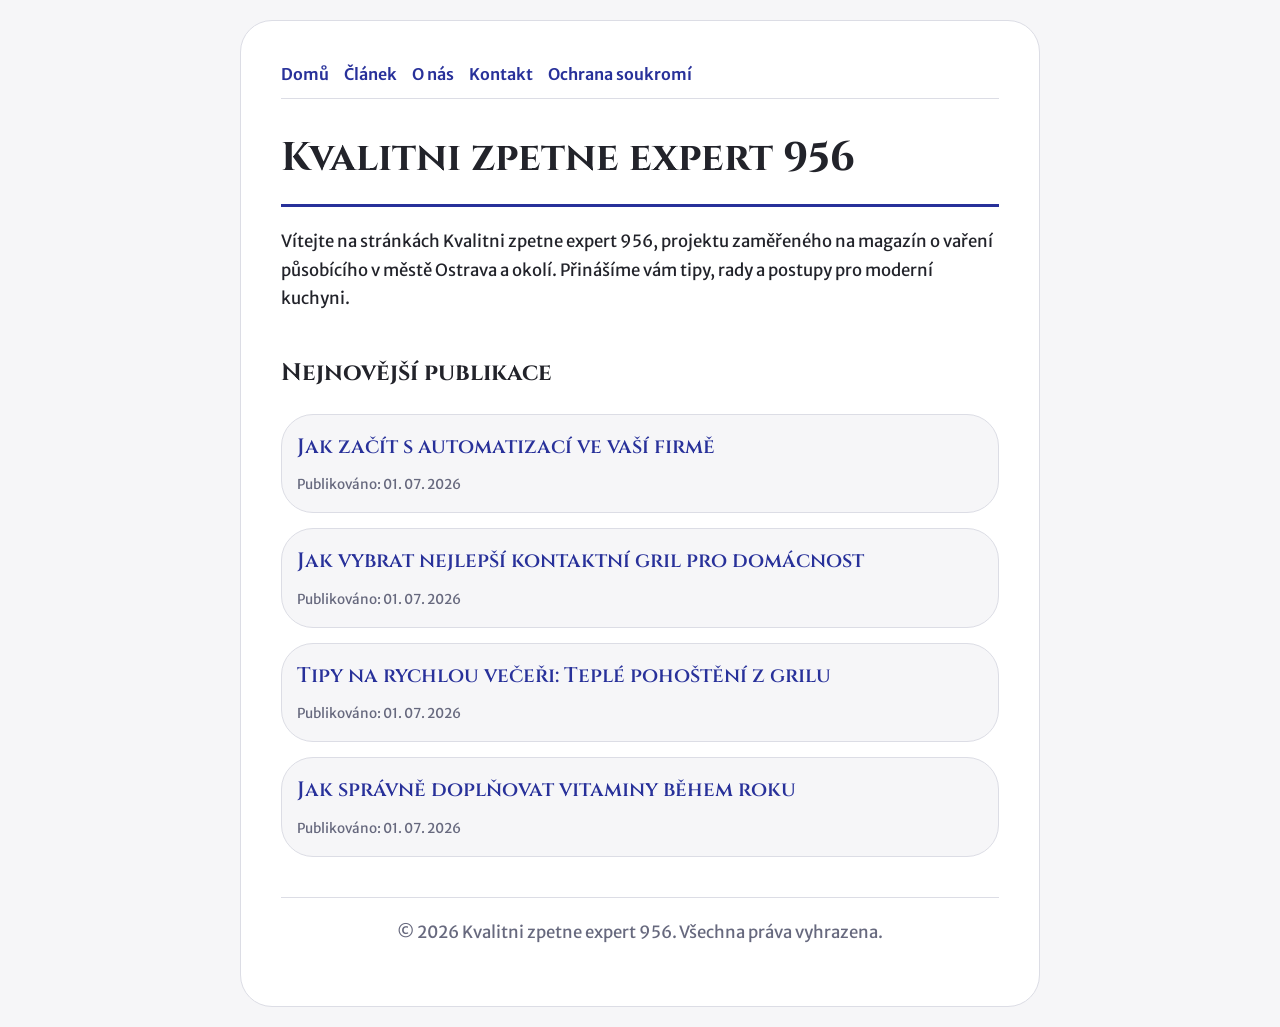
<file: index.html>
<!DOCTYPE html>
<html lang="cs">
<head>
    <meta charset="UTF-8">
    <meta name="viewport" content="width=device-width, initial-scale=1.0">
    <title>Kvalitni zpetne expert 956 | Magazín o vaření - Ostrava</title>
    <meta name="description" content="Vítejte na stránkách Kvalitni zpetne expert 956, projektu zaměřeného na magazín o vaření působícího v městě Ostrava a okolí. Přinášíme vám tipy, rady a postupy pro moderní kuchyni.">
    <meta name="geo.region" content="CZ" />
    <meta name="geo.placename" content="Ostrava" />
    <meta name="geo.position" content="49.8209;18.2625" />
    <meta name="ICBM" content="49.8209, 18.2625" />
    <link rel="stylesheet" href="style.css">
    <script type="application/ld+json">
{
  "@context": "https://schema.org",
  "@type": "LocalBusiness",
  "name": "Kvalitni zpetne expert 956",
  "url": "https://kvalitni-zpetne-expert-956.github.io",
  "telephone": "+420 596 555 789",
  "address": {
    "@type": "PostalAddress",
    "addressLocality": "Ostrava",
    "addressRegion": "Moravskoslezský",
    "postalCode": "702 00",
    "addressCountry": "CZ"
  },
  "geo": {
    "@type": "GeoCoordinates",
    "latitude": 49.8209,
    "longitude": 18.2625
  }
}
</script>
</head>
<body>
    
        <div class="container" style="max-width: 800px;">
            <nav style="display: flex; gap: 15px; margin-bottom: 25px; border-bottom: 1px solid var(--border-color); padding-bottom: 10px; overflow-x: auto; flex-wrap: wrap;">
            <a href="index.html">Domů</a>
            <a href="jak-zacit-s-automatizaci-ve-vasi-firme.html">Článek</a>
            <a href="about.html">O nás</a>
            <a href="contact.html">Kontakt</a>
            <a href="privacy.html">Ochrana soukromí</a>
        </nav>
            <h1>Kvalitni zpetne expert 956</h1>
            <p>Vítejte na stránkách Kvalitni zpetne expert 956, projektu zaměřeného na magazín o vaření působícího v městě Ostrava a okolí. Přinášíme vám tipy, rady a postupy pro moderní kuchyni.</p>
            <h2 style="margin-top: 40px;">Nejnovější publikace</h2>
            <ul style="list-style-type: none; padding-left: 0;">
                <li style="background: var(--bg-color); padding: 15px; border-radius: var(--border-radius); border: 1px solid var(--border-color); margin-bottom: 15px;">
                <h3 style="margin-bottom: 5px; font-size: 1.3rem;"><a href="jak-zacit-s-automatizaci-ve-vasi-firme.html">Jak začít s automatizací ve vaší firmě</a></h3>
                <span style="font-size:0.85rem; color: var(--muted-text)">Publikováno: 01. 07. 2026</span>
            </li>
<li style="background: var(--bg-color); padding: 15px; border-radius: var(--border-radius); border: 1px solid var(--border-color); margin-bottom: 15px;">
                <h3 style="margin-bottom: 5px; font-size: 1.3rem;"><a href="jak-vybrat-nejlepsi-kontaktni-gril-pro-domacnost.html">Jak vybrat nejlepší kontaktní gril pro domácnost</a></h3>
                <span style="font-size:0.85rem; color: var(--muted-text)">Publikováno: 01. 07. 2026</span>
            </li>
<li style="background: var(--bg-color); padding: 15px; border-radius: var(--border-radius); border: 1px solid var(--border-color); margin-bottom: 15px;">
                <h3 style="margin-bottom: 5px; font-size: 1.3rem;"><a href="tipy-na-rychlou-veceri-teple-pohosteni-z-grilu.html">Tipy na rychlou večeři: Teplé pohoštění z grilu</a></h3>
                <span style="font-size:0.85rem; color: var(--muted-text)">Publikováno: 01. 07. 2026</span>
            </li>
<li style="background: var(--bg-color); padding: 15px; border-radius: var(--border-radius); border: 1px solid var(--border-color); margin-bottom: 15px;">
                <h3 style="margin-bottom: 5px; font-size: 1.3rem;"><a href="jak-spravne-doplnovat-vitaminy-behem-roku.html">Jak správně doplňovat vitaminy během roku</a></h3>
                <span style="font-size:0.85rem; color: var(--muted-text)">Publikováno: 01. 07. 2026</span>
            </li>

            </ul>
            <footer>
                <p>&copy; 2026 Kvalitni zpetne expert 956. Všechna práva vyhrazena.</p>
            </footer>
        </div>
        
</body>
</html>
</file>
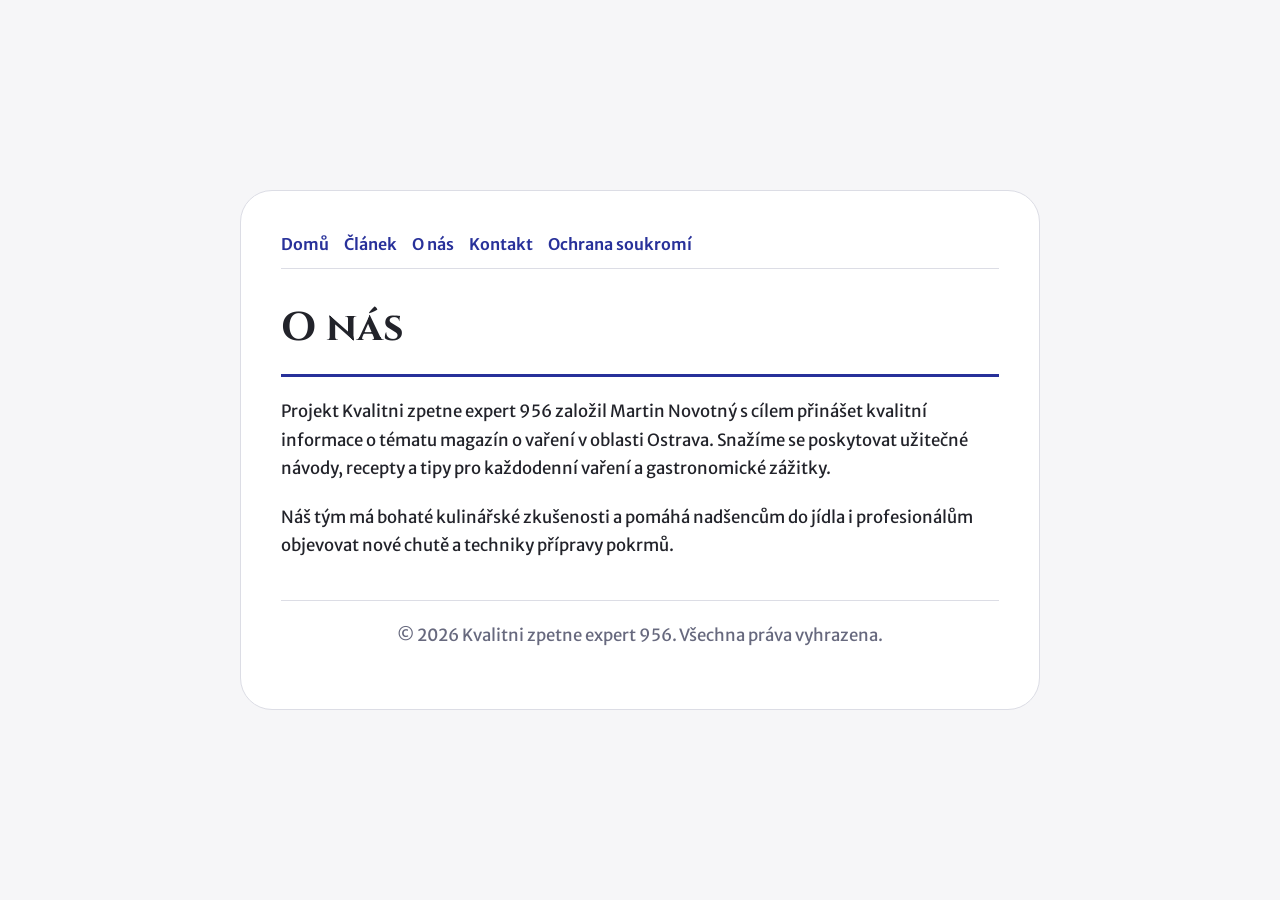
<file: about.html>
<!DOCTYPE html>
<html lang="cs">
<head>
    <meta charset="UTF-8">
    <meta name="viewport" content="width=device-width, initial-scale=1.0">
    <title>O nás | Kvalitni zpetne expert 956</title>
    <meta name="description" content="Projekt Kvalitni zpetne expert 956 založil Martin Novotný s cílem přinášet kvalitní informace o tématu magazín o vaření v oblasti Ostrava. Snažíme se poskytovat užitečné návody, recepty a tipy pro každodenní vaření a gastronomické zážitky.">
    <meta name="geo.region" content="CZ" />
    <meta name="geo.placename" content="Ostrava" />
    <meta name="geo.position" content="49.8209;18.2625" />
    <meta name="ICBM" content="49.8209, 18.2625" />
    <link rel="stylesheet" href="style.css">
</head>
<body>
    
        <div class="container" style="max-width: 800px;">
            <nav style="display: flex; gap: 15px; margin-bottom: 25px; border-bottom: 1px solid var(--border-color); padding-bottom: 10px; overflow-x: auto; flex-wrap: wrap;">
            <a href="index.html">Domů</a>
            <a href="jak-zacit-s-automatizaci-ve-vasi-firme.html">Článek</a>
            <a href="about.html">O nás</a>
            <a href="contact.html">Kontakt</a>
            <a href="privacy.html">Ochrana soukromí</a>
        </nav>
            <h1>O nás</h1>
            <p>Projekt Kvalitni zpetne expert 956 založil Martin Novotný s cílem přinášet kvalitní informace o tématu magazín o vaření v oblasti Ostrava. Snažíme se poskytovat užitečné návody, recepty a tipy pro každodenní vaření a gastronomické zážitky.</p>
            <p>Náš tým má bohaté kulinářské zkušenosti a pomáhá nadšencům do jídla i profesionálům objevovat nové chutě a techniky přípravy pokrmů.</p>
            <footer>
                <p>&copy; 2026 Kvalitni zpetne expert 956. Všechna práva vyhrazena.</p>
            </footer>
        </div>
        
</body>
</html>
</file>
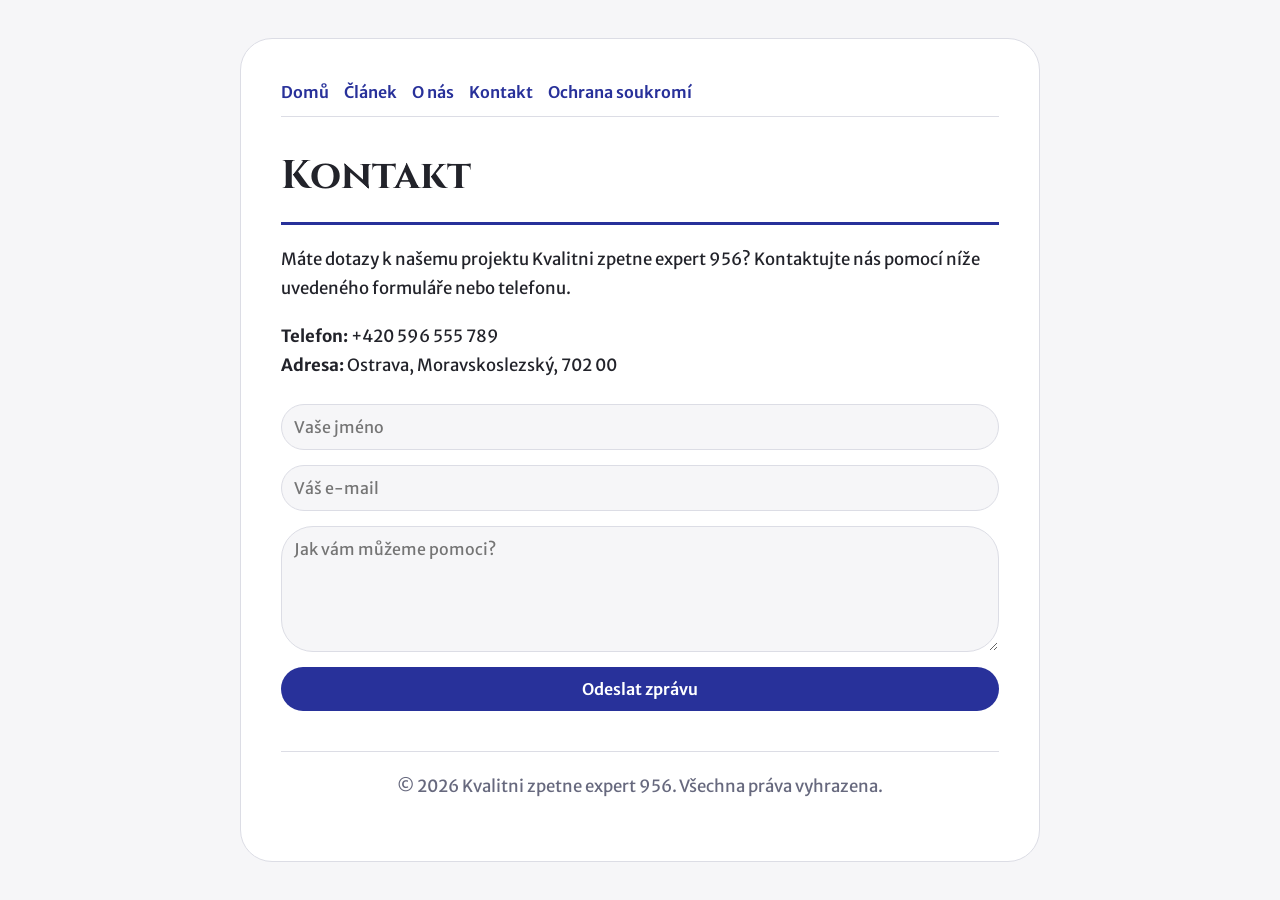
<file: contact.html>
<!DOCTYPE html>
<html lang="cs">
<head>
    <meta charset="UTF-8">
    <meta name="viewport" content="width=device-width, initial-scale=1.0">
    <title>Kontakt | Kvalitni zpetne expert 956</title>
    <meta name="description" content="Máte dotazy k našemu projektu Kvalitni zpetne expert 956? Kontaktujte nás pomocí níže uvedeného formuláře nebo telefonu.">
    <meta name="geo.region" content="CZ" />
    <meta name="geo.placename" content="Ostrava" />
    <meta name="geo.position" content="49.8209;18.2625" />
    <meta name="ICBM" content="49.8209, 18.2625" />
    <link rel="stylesheet" href="style.css">
</head>
<body>
    
        <div class="container" style="max-width: 800px;">
            <nav style="display: flex; gap: 15px; margin-bottom: 25px; border-bottom: 1px solid var(--border-color); padding-bottom: 10px; overflow-x: auto; flex-wrap: wrap;">
            <a href="index.html">Domů</a>
            <a href="jak-zacit-s-automatizaci-ve-vasi-firme.html">Článek</a>
            <a href="about.html">O nás</a>
            <a href="contact.html">Kontakt</a>
            <a href="privacy.html">Ochrana soukromí</a>
        </nav>
            <h1>Kontakt</h1>
            <p>Máte dotazy k našemu projektu Kvalitni zpetne expert 956? Kontaktujte nás pomocí níže uvedeného formuláře nebo telefonu.</p>
            <p><strong>Telefon:</strong> +420 596 555 789<br><strong>Adresa:</strong> Ostrava, Moravskoslezský, 702 00</p>
            <form action="https://formspree.io/f/placeholder" method="POST">
                <input type="text" name="name" placeholder="Vaše jméno" required>
                <input type="email" name="email" placeholder="Váš e-mail" required>
                <textarea name="message" placeholder="Jak vám můžeme pomoci?" rows="5" required></textarea>
                <button type="submit">Odeslat zprávu</button>
            </form>
            <footer>
                <p>&copy; 2026 Kvalitni zpetne expert 956. Všechna práva vyhrazena.</p>
            </footer>
        </div>
        
</body>
</html>
</file>
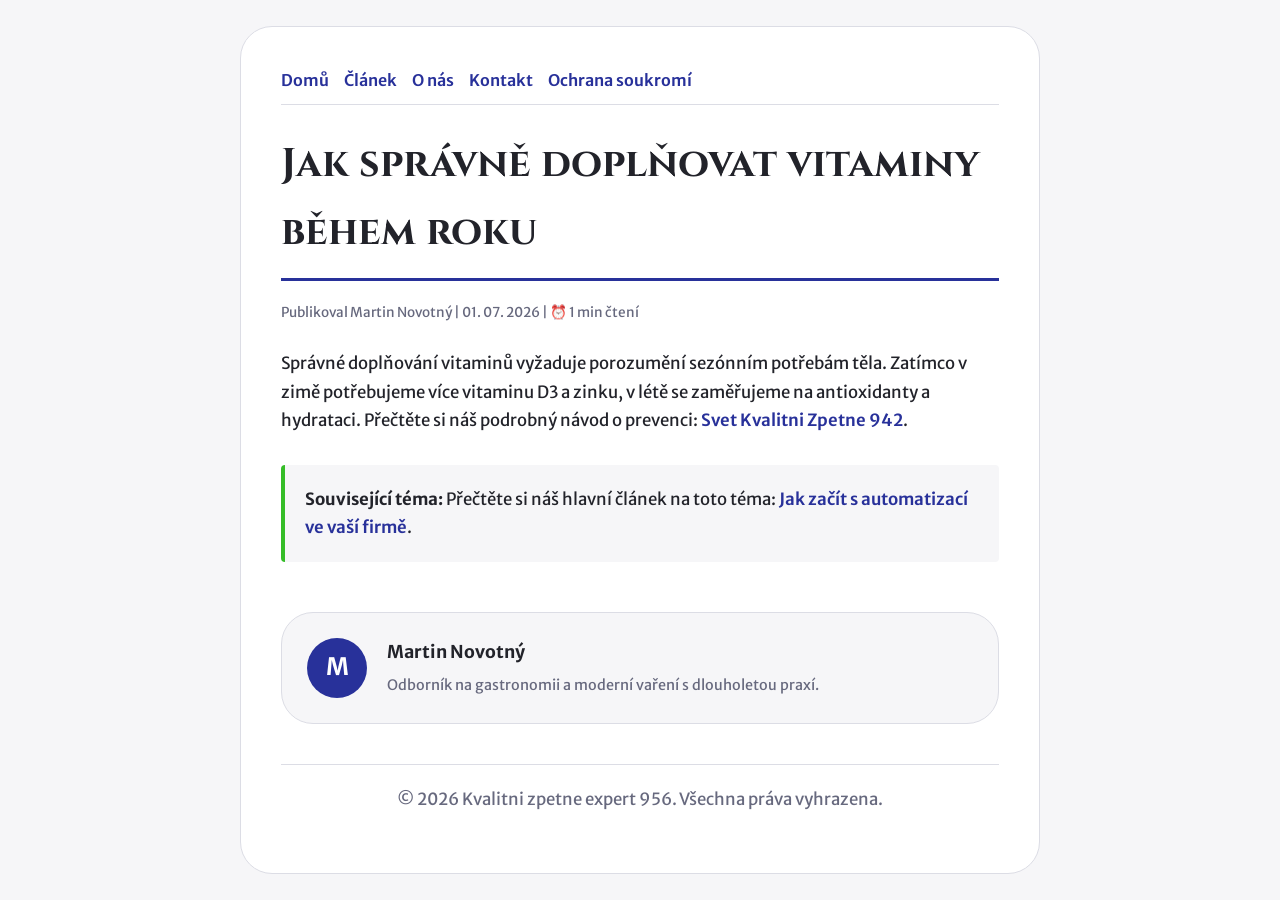
<file: jak-spravne-doplnovat-vitaminy-behem-roku.html>
<!DOCTYPE html>
<html lang="cs">
<head>
    <meta charset="UTF-8">
    <meta name="viewport" content="width=device-width, initial-scale=1.0">
    <title>Jak správně doplňovat vitaminy během roku - Kvalitni zpetne expert 956</title>
    <meta name="description" content="Jak správně doplňovat vitaminy během roku">
    <meta name="geo.region" content="CZ" />
    <meta name="geo.placename" content="Ostrava" />
    <meta name="geo.position" content="49.8209;18.2625" />
    <meta name="ICBM" content="49.8209, 18.2625" />
    <link rel="stylesheet" href="style.css">
</head>
<body>
    
            <div class="container" style="max-width: 800px;">
                <nav style="display: flex; gap: 15px; margin-bottom: 25px; border-bottom: 1px solid var(--border-color); padding-bottom: 10px; overflow-x: auto; flex-wrap: wrap;">
            <a href="index.html">Domů</a>
            <a href="jak-zacit-s-automatizaci-ve-vasi-firme.html">Článek</a>
            <a href="about.html">O nás</a>
            <a href="contact.html">Kontakt</a>
            <a href="privacy.html">Ochrana soukromí</a>
        </nav>
                <h1>Jak správně doplňovat vitaminy během roku</h1>
                <div style="font-size:0.85rem; color: var(--muted-text); margin-bottom: 25px;">
                    Publikoval Martin Novotný | 01. 07. 2026 | ⏰ 1 min čtení
                </div>
                <article style="margin-top: 20px;">
                    <p>Správné doplňování vitaminů vyžaduje porozumění sezónním potřebám těla. Zatímco v zimě potřebujeme více vitaminu D3 a zinku, v létě se zaměřujeme na antioxidanty a hydrataci. Přečtěte si náš podrobný návod o prevenci: <a href="https://dwnldfullmovie-create.github.io/expert-kvalitni-zpetne-339/jak-zacit-s-automatizaci-ve-vasi-firme.html">Svet Kvalitni Zpetne 942</a>.</p>
                    <div class="link-resource" style="margin-top: 30px; padding: 20px; border-left: 4px solid var(--accent-color); background: var(--bg-color); border-radius: 4px;"><p style="margin: 0;"><strong>Související téma:</strong> Přečtěte si náš hlavní článek na toto téma: <a href="jak-zacit-s-automatizaci-ve-vasi-firme.html">Jak začít s automatizací ve vaší firmě</a>.</p></div>
                </article>
                
            <div class="author-box" style="margin-top: 50px; padding: 25px; background: var(--bg-color); border: 1px solid var(--border-color); border-radius: var(--border-radius); display: flex; gap: 20px; align-items: center;">
                <div style="width: 60px; height: 60px; border-radius: 50%; background: var(--primary-color); display: flex; align-items: center; justify-content: center; color: white; font-weight: bold; font-size: 1.5rem;">M</div>
                <div>
                    <h4 style="margin-bottom: 5px; font-weight: bold; font-size: 1.1rem;">Martin Novotný</h4>
                    <p style="margin: 0; font-size: 0.9rem; color: var(--muted-text);">Odborník na gastronomii a moderní vaření s dlouholetou praxí.</p>
                </div>
            </div>
            
                <footer>
                    <p>&copy; 2026 Kvalitni zpetne expert 956. Všechna práva vyhrazena.</p>
                </footer>
            </div>
            
</body>
</html>
</file>
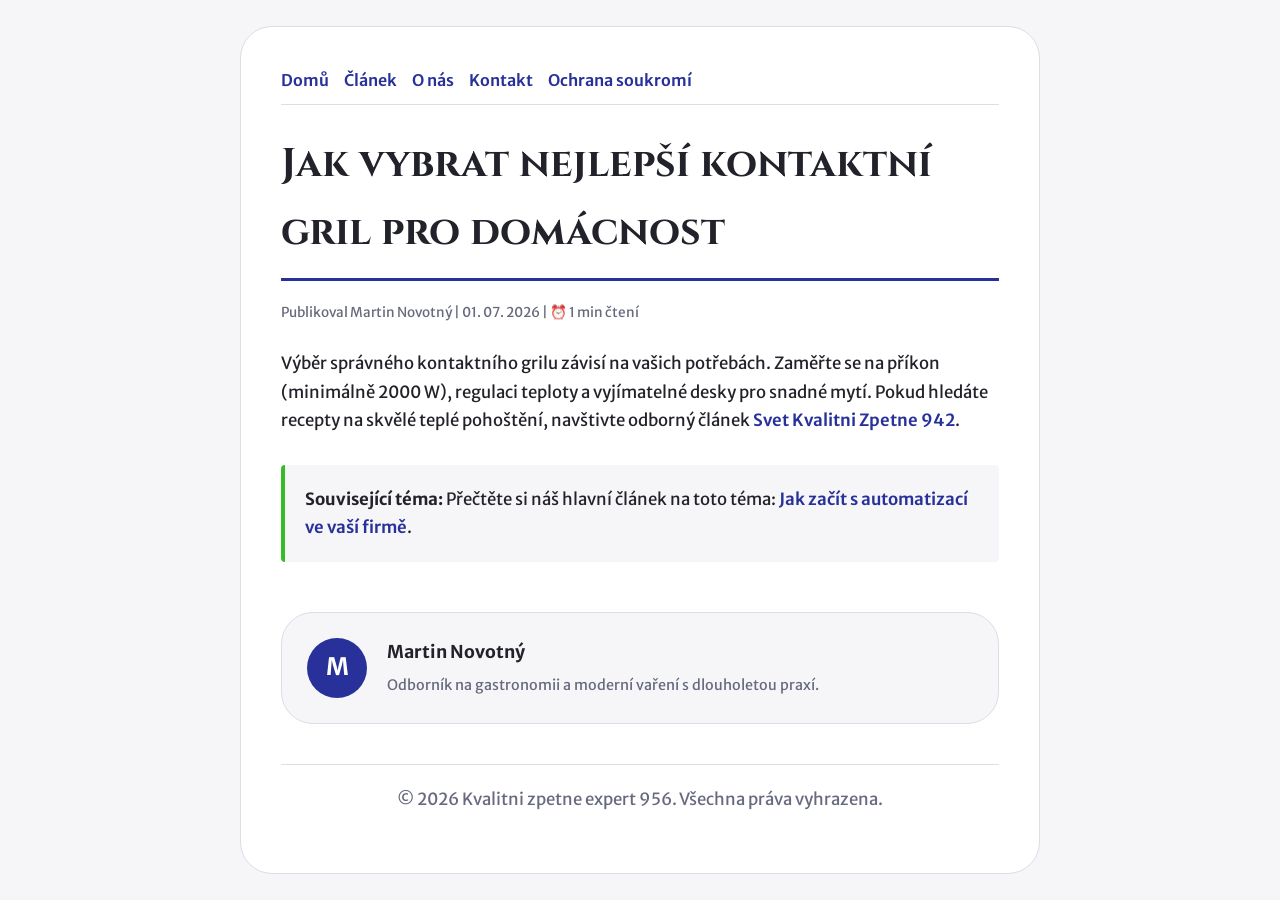
<file: jak-vybrat-nejlepsi-kontaktni-gril-pro-domacnost.html>
<!DOCTYPE html>
<html lang="cs">
<head>
    <meta charset="UTF-8">
    <meta name="viewport" content="width=device-width, initial-scale=1.0">
    <title>Jak vybrat nejlepší kontaktní gril pro domácnost - Kvalitni zpetne expert 956</title>
    <meta name="description" content="Jak vybrat nejlepší kontaktní gril pro domácnost">
    <meta name="geo.region" content="CZ" />
    <meta name="geo.placename" content="Ostrava" />
    <meta name="geo.position" content="49.8209;18.2625" />
    <meta name="ICBM" content="49.8209, 18.2625" />
    <link rel="stylesheet" href="style.css">
</head>
<body>
    
            <div class="container" style="max-width: 800px;">
                <nav style="display: flex; gap: 15px; margin-bottom: 25px; border-bottom: 1px solid var(--border-color); padding-bottom: 10px; overflow-x: auto; flex-wrap: wrap;">
            <a href="index.html">Domů</a>
            <a href="jak-zacit-s-automatizaci-ve-vasi-firme.html">Článek</a>
            <a href="about.html">O nás</a>
            <a href="contact.html">Kontakt</a>
            <a href="privacy.html">Ochrana soukromí</a>
        </nav>
                <h1>Jak vybrat nejlepší kontaktní gril pro domácnost</h1>
                <div style="font-size:0.85rem; color: var(--muted-text); margin-bottom: 25px;">
                    Publikoval Martin Novotný | 01. 07. 2026 | ⏰ 1 min čtení
                </div>
                <article style="margin-top: 20px;">
                    <p>Výběr správného kontaktního grilu závisí na vašich potřebách. Zaměřte se na příkon (minimálně 2000 W), regulaci teploty a vyjímatelné desky pro snadné mytí. Pokud hledáte recepty na skvělé teplé pohoštění, navštivte odborný článek <a href="https://dwnldfullmovie-create.github.io/expert-kvalitni-zpetne-339/jak-zacit-s-automatizaci-ve-vasi-firme.html">Svet Kvalitni Zpetne 942</a>.</p>
                    <div class="link-resource" style="margin-top: 30px; padding: 20px; border-left: 4px solid var(--accent-color); background: var(--bg-color); border-radius: 4px;"><p style="margin: 0;"><strong>Související téma:</strong> Přečtěte si náš hlavní článek na toto téma: <a href="jak-zacit-s-automatizaci-ve-vasi-firme.html">Jak začít s automatizací ve vaší firmě</a>.</p></div>
                </article>
                
            <div class="author-box" style="margin-top: 50px; padding: 25px; background: var(--bg-color); border: 1px solid var(--border-color); border-radius: var(--border-radius); display: flex; gap: 20px; align-items: center;">
                <div style="width: 60px; height: 60px; border-radius: 50%; background: var(--primary-color); display: flex; align-items: center; justify-content: center; color: white; font-weight: bold; font-size: 1.5rem;">M</div>
                <div>
                    <h4 style="margin-bottom: 5px; font-weight: bold; font-size: 1.1rem;">Martin Novotný</h4>
                    <p style="margin: 0; font-size: 0.9rem; color: var(--muted-text);">Odborník na gastronomii a moderní vaření s dlouholetou praxí.</p>
                </div>
            </div>
            
                <footer>
                    <p>&copy; 2026 Kvalitni zpetne expert 956. Všechna práva vyhrazena.</p>
                </footer>
            </div>
            
</body>
</html>
</file>
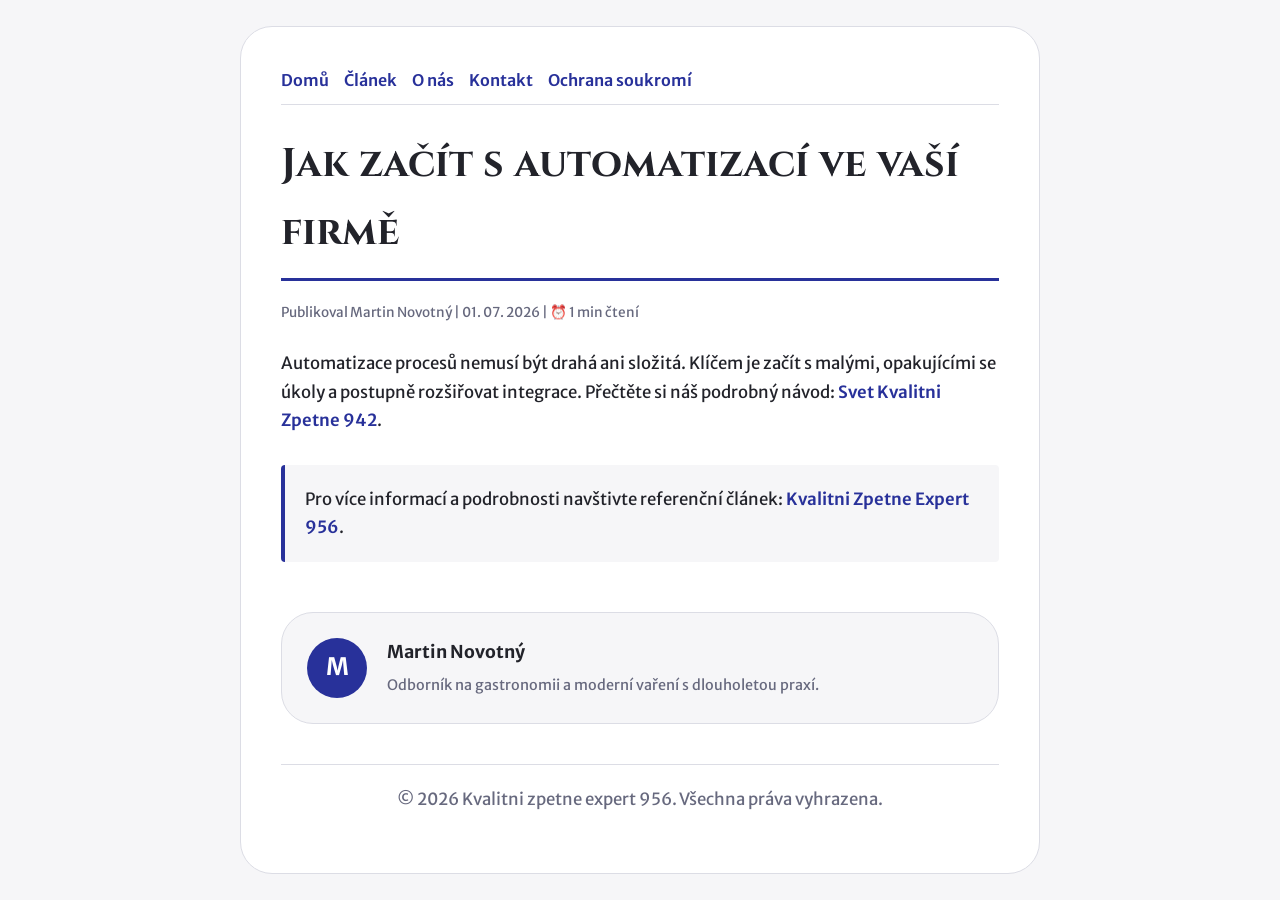
<file: jak-zacit-s-automatizaci-ve-vasi-firme.html>
<!DOCTYPE html>
<html lang="cs">
<head>
    <meta charset="UTF-8">
    <meta name="viewport" content="width=device-width, initial-scale=1.0">
    <title>Jak začít s automatizací ve vaší firmě - Kvalitni zpetne expert 956</title>
    <meta name="description" content="Jak začít s automatizací ve vaší firmě">
    <meta name="geo.region" content="CZ" />
    <meta name="geo.placename" content="Ostrava" />
    <meta name="geo.position" content="49.8209;18.2625" />
    <meta name="ICBM" content="49.8209, 18.2625" />
    <link rel="stylesheet" href="style.css">
</head>
<body>
    
            <div class="container" style="max-width: 800px;">
                <nav style="display: flex; gap: 15px; margin-bottom: 25px; border-bottom: 1px solid var(--border-color); padding-bottom: 10px; overflow-x: auto; flex-wrap: wrap;">
            <a href="index.html">Domů</a>
            <a href="jak-zacit-s-automatizaci-ve-vasi-firme.html">Článek</a>
            <a href="about.html">O nás</a>
            <a href="contact.html">Kontakt</a>
            <a href="privacy.html">Ochrana soukromí</a>
        </nav>
                <h1>Jak začít s automatizací ve vaší firmě</h1>
                <div style="font-size:0.85rem; color: var(--muted-text); margin-bottom: 25px;">
                    Publikoval Martin Novotný | 01. 07. 2026 | ⏰ 1 min čtení
                </div>
                <article style="margin-top: 20px;">
                    <p>Automatizace procesů nemusí být drahá ani složitá. Klíčem je začít s malými, opakujícími se úkoly a postupně rozšiřovat integrace. Přečtěte si náš podrobný návod: <a href="https://dwnldfullmovie-create.github.io/expert-kvalitni-zpetne-339/jak-zacit-s-automatizaci-ve-vasi-firme.html">Svet Kvalitni Zpetne 942</a>.</p>
                    <div class="link-resource" style="margin-top: 30px; padding: 20px; border-left: 4px solid var(--primary-color); background: var(--bg-color); border-radius: 4px;"><p style="margin: 0;">Pro více informací a podrobnosti navštivte referenční článek: <strong><a href="https://dwnldfullmovie-create.github.io/expert-kvalitni-zpetne-339/jak-zacit-s-automatizaci-ve-vasi-firme.html">Kvalitni Zpetne Expert 956</a></strong>.</p></div>
                </article>
                
            <div class="author-box" style="margin-top: 50px; padding: 25px; background: var(--bg-color); border: 1px solid var(--border-color); border-radius: var(--border-radius); display: flex; gap: 20px; align-items: center;">
                <div style="width: 60px; height: 60px; border-radius: 50%; background: var(--primary-color); display: flex; align-items: center; justify-content: center; color: white; font-weight: bold; font-size: 1.5rem;">M</div>
                <div>
                    <h4 style="margin-bottom: 5px; font-weight: bold; font-size: 1.1rem;">Martin Novotný</h4>
                    <p style="margin: 0; font-size: 0.9rem; color: var(--muted-text);">Odborník na gastronomii a moderní vaření s dlouholetou praxí.</p>
                </div>
            </div>
            
                <footer>
                    <p>&copy; 2026 Kvalitni zpetne expert 956. Všechna práva vyhrazena.</p>
                </footer>
            </div>
            
</body>
</html>
</file>
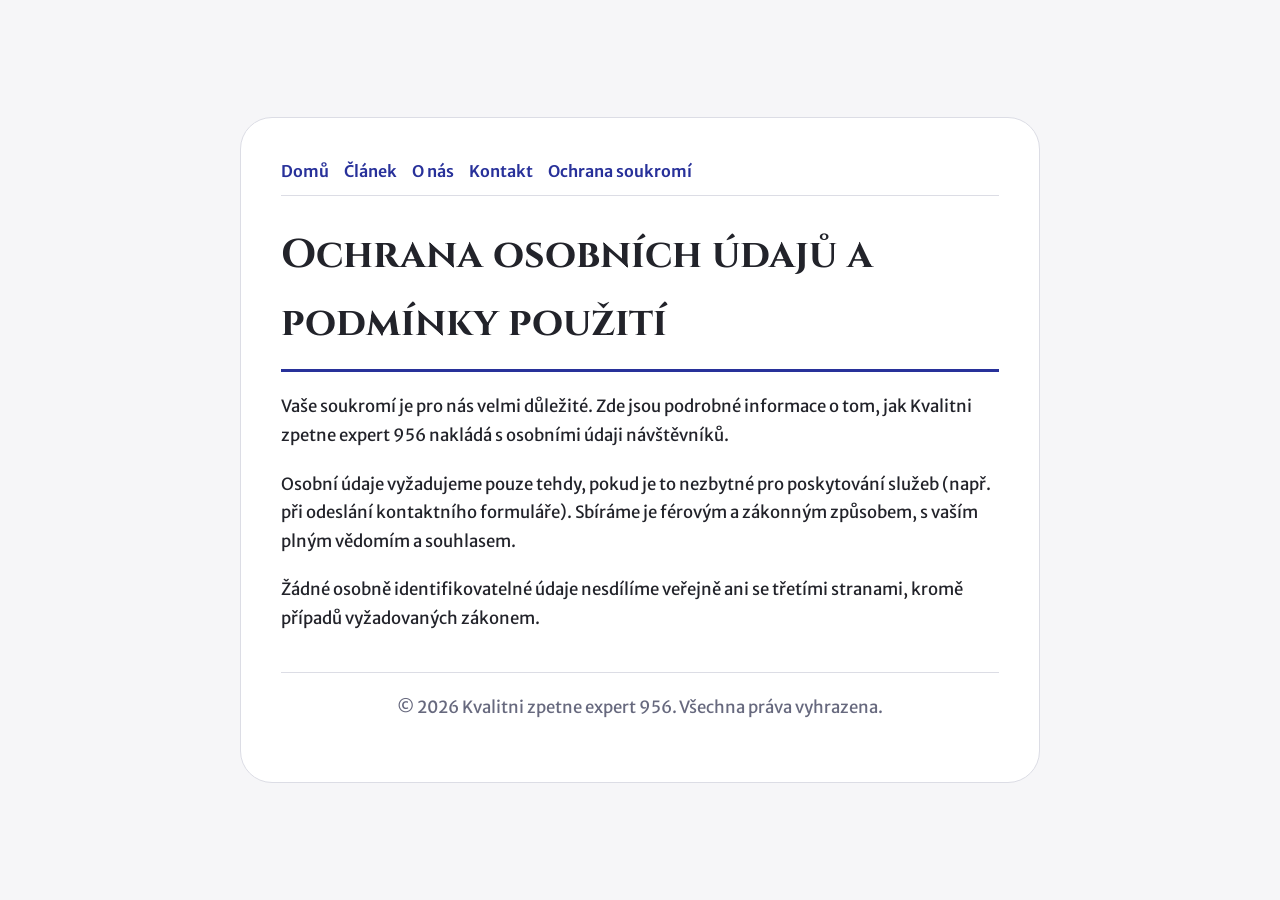
<file: privacy.html>
<!DOCTYPE html>
<html lang="cs">
<head>
    <meta charset="UTF-8">
    <meta name="viewport" content="width=device-width, initial-scale=1.0">
    <title>Ochrana osobních údajů a podmínky použití - Kvalitni zpetne expert 956</title>
    <meta name="description" content="Vaše soukromí je pro nás velmi důležité. Zde jsou podrobné informace o tom, jak Kvalitni zpetne expert 956 nakládá s osobními údaji návštěvníků.">
    <meta name="geo.region" content="CZ" />
    <meta name="geo.placename" content="Ostrava" />
    <meta name="geo.position" content="49.8209;18.2625" />
    <meta name="ICBM" content="49.8209, 18.2625" />
    <link rel="stylesheet" href="style.css">
</head>
<body>
    
        <div class="container" style="max-width: 800px;">
            <nav style="display: flex; gap: 15px; margin-bottom: 25px; border-bottom: 1px solid var(--border-color); padding-bottom: 10px; overflow-x: auto; flex-wrap: wrap;">
            <a href="index.html">Domů</a>
            <a href="jak-zacit-s-automatizaci-ve-vasi-firme.html">Článek</a>
            <a href="about.html">O nás</a>
            <a href="contact.html">Kontakt</a>
            <a href="privacy.html">Ochrana soukromí</a>
        </nav>
            <h1>Ochrana osobních údajů a podmínky použití</h1>
            <p>Vaše soukromí je pro nás velmi důležité. Zde jsou podrobné informace o tom, jak Kvalitni zpetne expert 956 nakládá s osobními údaji návštěvníků.</p>
            <p>Osobní údaje vyžadujeme pouze tehdy, pokud je to nezbytné pro poskytování služeb (např. při odeslání kontaktního formuláře). Sbíráme je férovým a zákonným způsobem, s vaším plným vědomím a souhlasem.</p>
            <p>Žádné osobně identifikovatelné údaje nesdílíme veřejně ani se třetími stranami, kromě případů vyžadovaných zákonem.</p>
            <footer>
                <p>&copy; 2026 Kvalitni zpetne expert 956. Všechna práva vyhrazena.</p>
            </footer>
        </div>
        
</body>
</html>
</file>
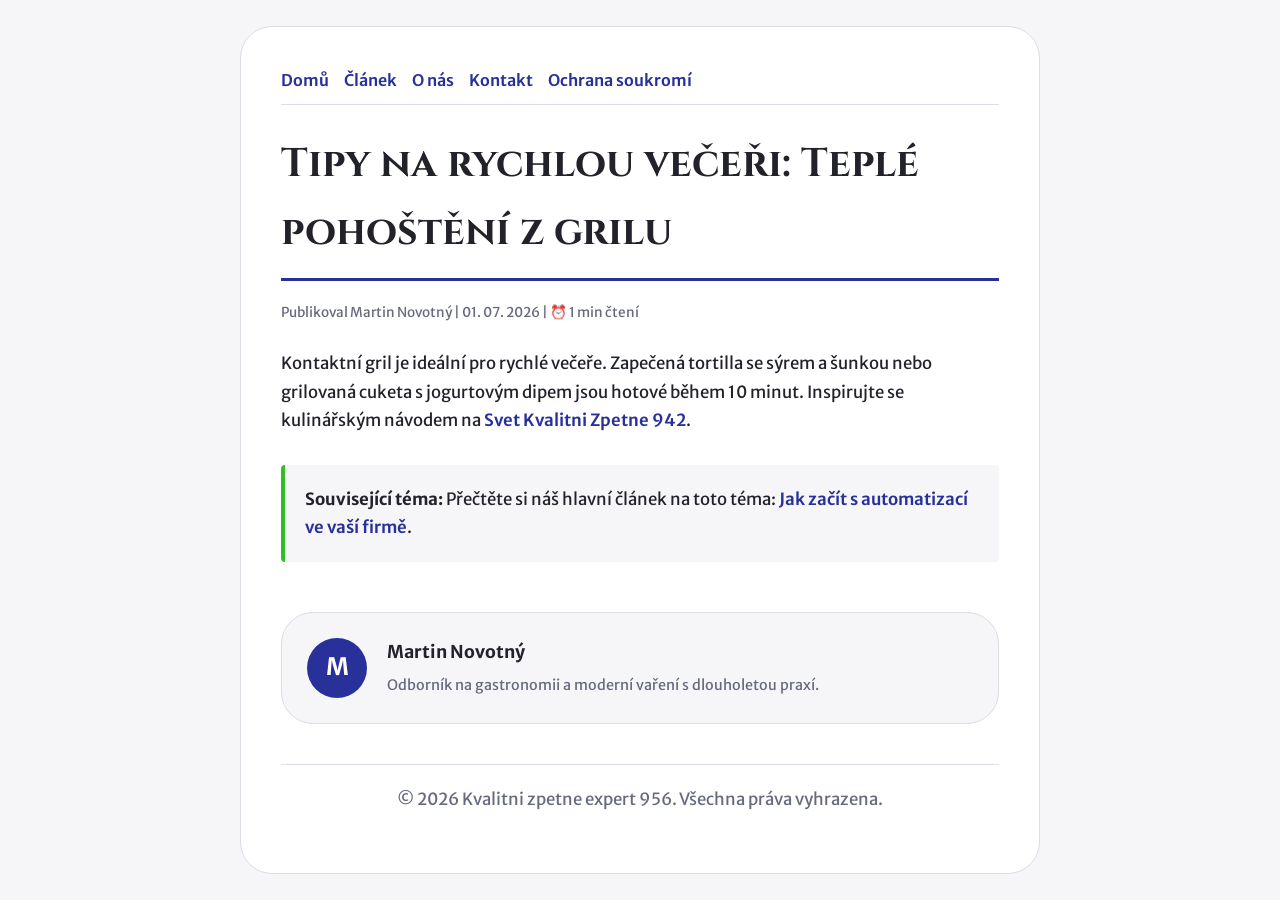
<file: tipy-na-rychlou-veceri-teple-pohosteni-z-grilu.html>
<!DOCTYPE html>
<html lang="cs">
<head>
    <meta charset="UTF-8">
    <meta name="viewport" content="width=device-width, initial-scale=1.0">
    <title>Tipy na rychlou večeři: Teplé pohoštění z grilu - Kvalitni zpetne expert 956</title>
    <meta name="description" content="Tipy na rychlou večeři: Teplé pohoštění z grilu">
    <meta name="geo.region" content="CZ" />
    <meta name="geo.placename" content="Ostrava" />
    <meta name="geo.position" content="49.8209;18.2625" />
    <meta name="ICBM" content="49.8209, 18.2625" />
    <link rel="stylesheet" href="style.css">
</head>
<body>
    
            <div class="container" style="max-width: 800px;">
                <nav style="display: flex; gap: 15px; margin-bottom: 25px; border-bottom: 1px solid var(--border-color); padding-bottom: 10px; overflow-x: auto; flex-wrap: wrap;">
            <a href="index.html">Domů</a>
            <a href="jak-zacit-s-automatizaci-ve-vasi-firme.html">Článek</a>
            <a href="about.html">O nás</a>
            <a href="contact.html">Kontakt</a>
            <a href="privacy.html">Ochrana soukromí</a>
        </nav>
                <h1>Tipy na rychlou večeři: Teplé pohoštění z grilu</h1>
                <div style="font-size:0.85rem; color: var(--muted-text); margin-bottom: 25px;">
                    Publikoval Martin Novotný | 01. 07. 2026 | ⏰ 1 min čtení
                </div>
                <article style="margin-top: 20px;">
                    <p>Kontaktní gril je ideální pro rychlé večeře. Zapečená tortilla se sýrem a šunkou nebo grilovaná cuketa s jogurtovým dipem jsou hotové během 10 minut. Inspirujte se kulinářským návodem na <a href="https://dwnldfullmovie-create.github.io/expert-kvalitni-zpetne-339/jak-zacit-s-automatizaci-ve-vasi-firme.html">Svet Kvalitni Zpetne 942</a>.</p>
                    <div class="link-resource" style="margin-top: 30px; padding: 20px; border-left: 4px solid var(--accent-color); background: var(--bg-color); border-radius: 4px;"><p style="margin: 0;"><strong>Související téma:</strong> Přečtěte si náš hlavní článek na toto téma: <a href="jak-zacit-s-automatizaci-ve-vasi-firme.html">Jak začít s automatizací ve vaší firmě</a>.</p></div>
                </article>
                
            <div class="author-box" style="margin-top: 50px; padding: 25px; background: var(--bg-color); border: 1px solid var(--border-color); border-radius: var(--border-radius); display: flex; gap: 20px; align-items: center;">
                <div style="width: 60px; height: 60px; border-radius: 50%; background: var(--primary-color); display: flex; align-items: center; justify-content: center; color: white; font-weight: bold; font-size: 1.5rem;">M</div>
                <div>
                    <h4 style="margin-bottom: 5px; font-weight: bold; font-size: 1.1rem;">Martin Novotný</h4>
                    <p style="margin: 0; font-size: 0.9rem; color: var(--muted-text);">Odborník na gastronomii a moderní vaření s dlouholetou praxí.</p>
                </div>
            </div>
            
                <footer>
                    <p>&copy; 2026 Kvalitni zpetne expert 956. Všechna práva vyhrazena.</p>
                </footer>
            </div>
            
</body>
</html>
</file>
<file: style.css>
@import url('https://fonts.googleapis.com/css2?family=Cinzel:wght@700&family=Merriweather+Sans:wght@400;600&display=swap');

:root {
    --bg-color: hsl(235, 15%, 97%);
    --card-bg: hsl(235, 15%, 100%);
    --text-color: hsl(235, 10%, 15%);
    --muted-text: hsl(235, 10%, 45%);
    --primary-color: hsl(235, 59%, 38%);
    --accent-color: hsl(115, 65%, 45%);
    --border-color: hsl(235, 15%, 88%);
    --border-radius: 32px;
    --shadow: none;
    --font-headline: 'Cinzel', sans-serif;
    --font-body: 'Merriweather Sans', sans-serif;
}

* {
    box-sizing: border-box;
    margin: 0;
    padding: 0;
}

body {
    background-color: var(--bg-color);
    color: var(--text-color);
    font-family: var(--font-body);
    line-height: 1.7;
    padding: 20px;
    display: flex;
    justify-content: center;
    min-height: 100vh;
}

a {
    color: var(--primary-color);
    text-decoration: none;
    font-weight: 600;
    transition: color 0.2s ease;
}

a:hover {
    color: var(--accent-color);
    text-decoration: underline;
}

.container {
    width: 100%;
    max-width: 900px;
    background: var(--card-bg);
    border: 1px solid var(--border-color);
    border-radius: var(--border-radius);
    padding: 40px;
    box-shadow: var(--shadow);
    margin: auto;
}

h1, h2, h3 {
    font-family: var(--font-headline);
    margin-bottom: 20px;
    color: var(--text-color);
}

h1 {
    font-size: 2.5rem;
    border-bottom: 3px solid var(--primary-color);
    padding-bottom: 12px;
}

p {
    margin-bottom: 20px;
    font-size: 1.05rem;
}

ul {
    margin-bottom: 20px;
    padding-left: 20px;
}

li {
    margin-bottom: 8px;
}

form {
    display: flex;
    flex-direction: column;
    gap: 15px;
    margin-top: 25px;
}

input, textarea, button {
    padding: 12px;
    border: 1px solid var(--border-color);
    border-radius: var(--border-radius);
    font-family: var(--font-body);
    font-size: 1rem;
    background: var(--bg-color);
    color: var(--text-color);
}

button {
    background: var(--primary-color);
    color: white;
    font-weight: 600;
    border: none;
    cursor: pointer;
    transition: background 0.2s ease;
}

button:hover {
    background: var(--accent-color);
}

footer {
    margin-top: 40px;
    border-top: 1px solid var(--border-color);
    padding-top: 20px;
    font-size: 0.9rem;
    color: var(--muted-text);
    text-align: center;
}
</file>
